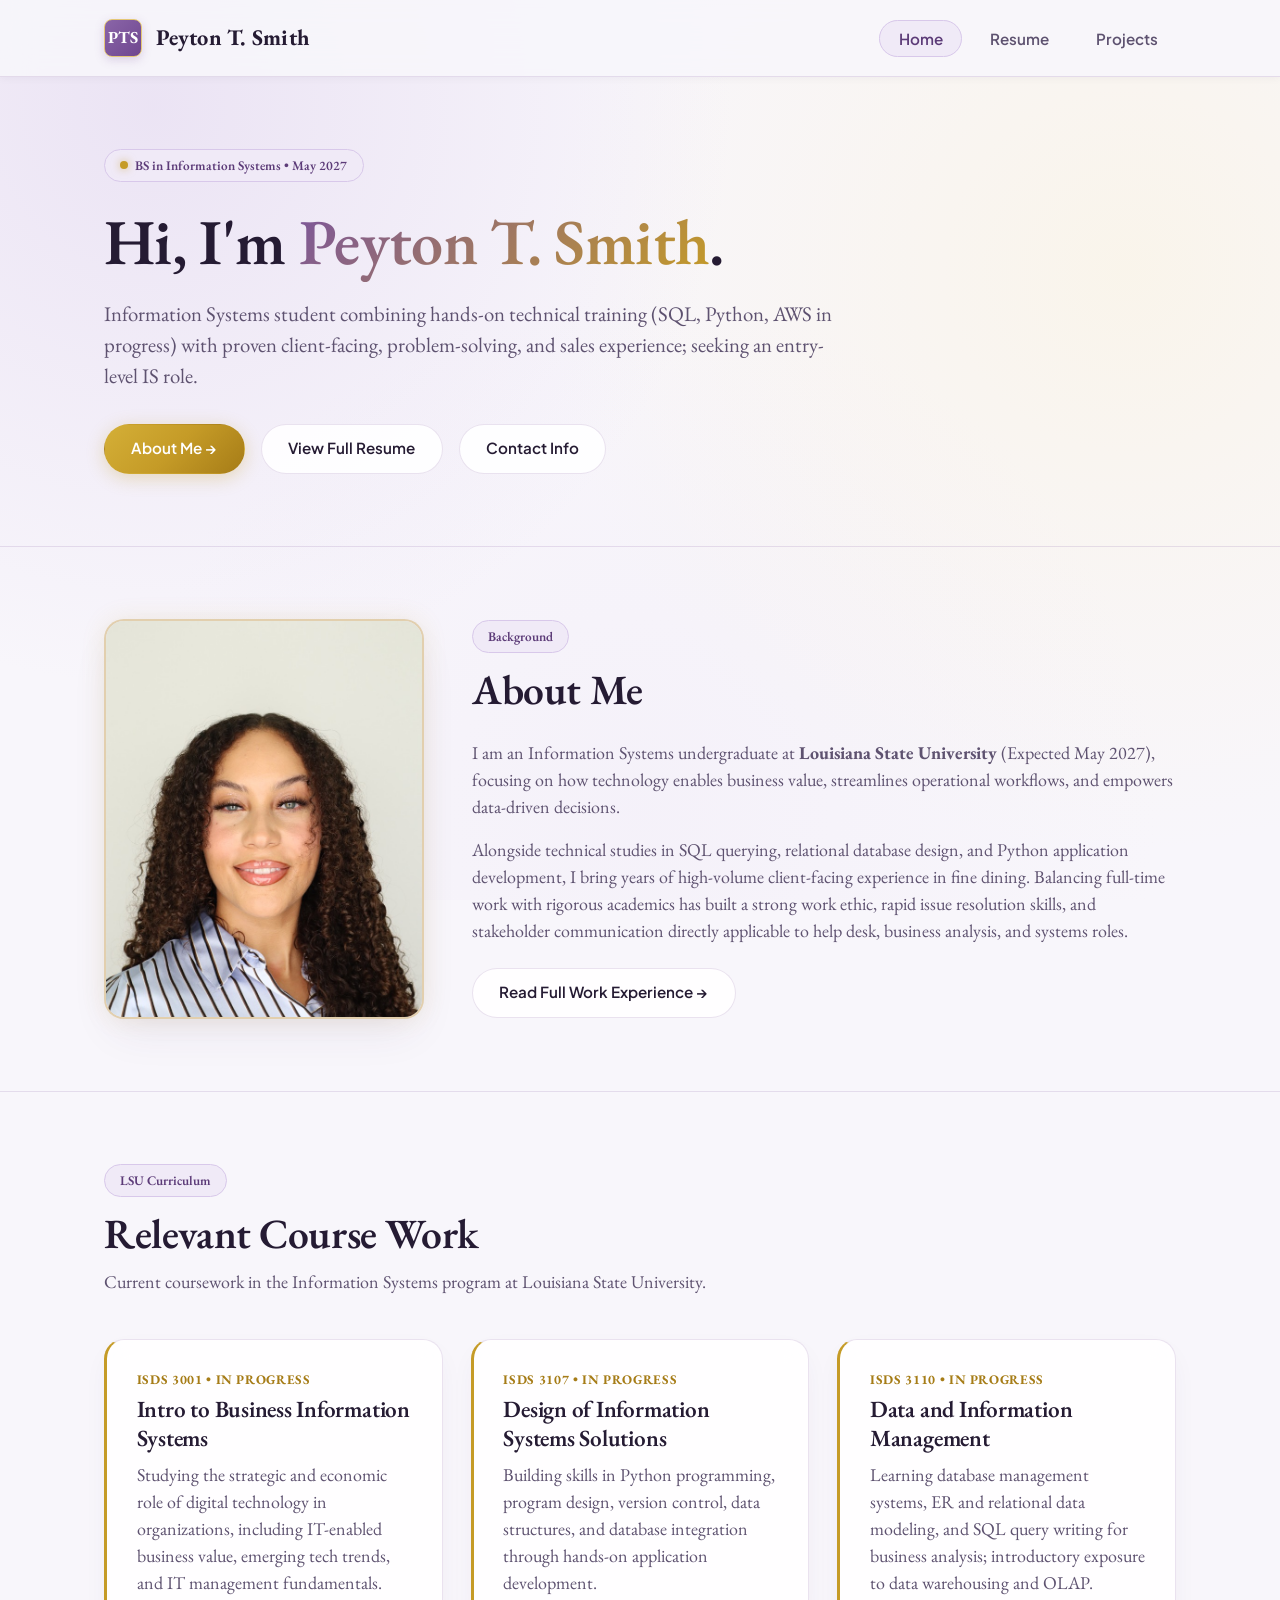
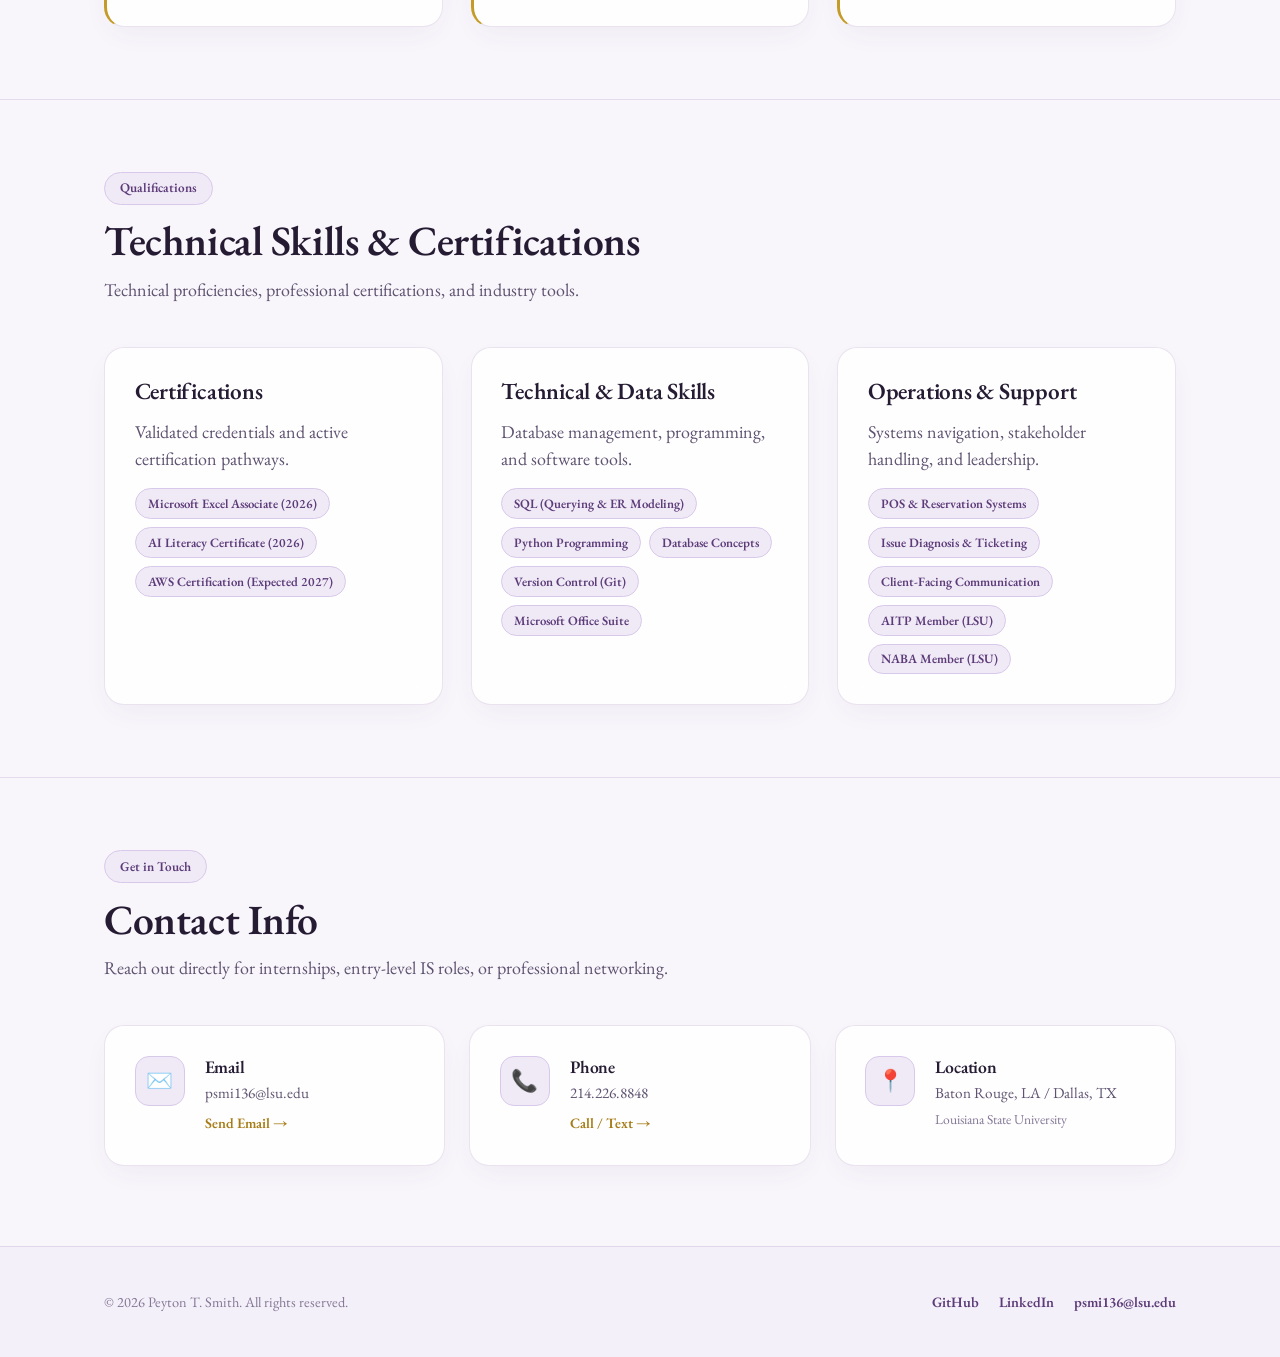
<file: index.html>
<!DOCTYPE html>
<html lang="en">
<head>
  <meta charset="UTF-8">
  <meta name="viewport" content="width=device-width, initial-scale=1.0">
  <meta name="description" content="Personal portfolio and website of Peyton T. Smith, Information Systems & Operations Student.">
  <title>Peyton T. Smith | Portfolio</title>
  <link rel="stylesheet" href="style.css">
</head>
<body>

  <!-- Navigation -->
  <header class="navbar">
    <div class="container nav-container">
      <a href="index.html" class="nav-brand" id="nav-brand-logo">
        <span class="brand-icon">PTS</span>
        <span>Peyton T. Smith</span>
      </a>
      <nav>
        <ul class="nav-menu">
          <li><a href="index.html" class="nav-link active" id="nav-home">Home</a></li>
          <li><a href="resume.html" class="nav-link" id="nav-resume">Resume</a></li>
          <li><a href="project.html" class="nav-link" id="nav-projects">Projects</a></li>
        </ul>
      </nav>
    </div>
  </header>

  <!-- Main Content -->
  <main>
    <!-- Hero Section -->
    <section class="section hero">
      <div class="container">
        <div class="badge">
          <span class="badge-status"></span>
          <span>BS in Information Systems &bull; May 2027</span>
        </div>
        
        <h1 style="margin-top: 1.25rem;">
          Hi, I'm <span class="gradient-text">Peyton T. Smith</span>.
        </h1>
        
        <p class="lead" style="margin-top: 1rem;">
          Information Systems student combining hands-on technical training (SQL, Python, AWS in progress) with proven client-facing, problem-solving, and sales experience; seeking an entry-level IS role.
        </p>

        <div class="btn-group" style="margin-top: 2rem;">
          <a href="#about" class="btn btn-primary" id="hero-btn-about">About Me &rarr;</a>
          <a href="resume.html" class="btn btn-secondary" id="hero-btn-resume">View Full Resume</a>
          <a href="#contact" class="btn btn-secondary" id="hero-btn-contact">Contact Info</a>
        </div>
      </div>
    </section>

    <!-- About Me Section with Headshot Photo -->
    <section class="section" id="about" style="border-top: 1px solid var(--border-subtle);">
      <div class="container">
        <div class="about-grid">
          
          <!-- Headshot Photo -->
          <div class="headshot-container">
            <div class="headshot-frame" id="headshot-frame">
              <img src="headshot.jpg?v=3" alt="Peyton T. Smith" class="headshot-img" id="headshot-img" width="682" height="1024" loading="eager" decoding="async">
            </div>
          </div>

          <!-- About Me Content -->
          <div>
            <div class="section-header" style="margin-bottom: 1.5rem;">
              <span class="badge" style="width: fit-content;">Background</span>
              <h2>About Me</h2>
            </div>
            <p style="margin-bottom: 1rem;">
              I am an Information Systems undergraduate at <strong>Louisiana State University</strong> (Expected May 2027), focusing on how technology enables business value, streamlines operational workflows, and empowers data-driven decisions.
            </p>
            <p style="margin-bottom: 1.5rem;">
              Alongside technical studies in SQL querying, relational database design, and Python application development, I bring years of high-volume client-facing experience in fine dining. Balancing full-time work with rigorous academics has built a strong work ethic, rapid issue resolution skills, and stakeholder communication directly applicable to help desk, business analysis, and systems roles.
            </p>
            <div class="btn-group">
              <a href="resume.html" class="btn btn-secondary">Read Full Work Experience &rarr;</a>
            </div>
          </div>

        </div>
      </div>
    </section>

    <!-- Relevant Course Work -->
    <section class="section" id="coursework" style="border-top: 1px solid var(--border-subtle);">
      <div class="container">
        <div class="section-header">
          <span class="badge" style="width: fit-content;">LSU Curriculum</span>
          <h2>Relevant Course Work</h2>
          <p>Current coursework in the Information Systems program at Louisiana State University.</p>
        </div>

        <div class="grid grid-cols-3">
          <div class="card course-card">
            <div class="course-code">ISDS 3001 &bull; In Progress</div>
            <h3 style="margin-bottom: 0.5rem;">Intro to Business Information Systems</h3>
            <p>Studying the strategic and economic role of digital technology in organizations, including IT-enabled business value, emerging tech trends, and IT management fundamentals.</p>
          </div>

          <div class="card course-card">
            <div class="course-code">ISDS 3107 &bull; In Progress</div>
            <h3 style="margin-bottom: 0.5rem;">Design of Information Systems Solutions</h3>
            <p>Building skills in Python programming, program design, version control, data structures, and database integration through hands-on application development.</p>
          </div>

          <div class="card course-card">
            <div class="course-code">ISDS 3110 &bull; In Progress</div>
            <h3 style="margin-bottom: 0.5rem;">Data and Information Management</h3>
            <p>Learning database management systems, ER and relational data modeling, and SQL query writing for business analysis; introductory exposure to data warehousing and OLAP.</p>
          </div>
        </div>
      </div>
    </section>

    <!-- Skills & Certifications Section -->
    <section class="section" id="skills" style="border-top: 1px solid var(--border-subtle);">
      <div class="container">
        <div class="section-header">
          <span class="badge" style="width: fit-content;">Qualifications</span>
          <h2>Technical Skills &amp; Certifications</h2>
          <p>Technical proficiencies, professional certifications, and industry tools.</p>
        </div>

        <div class="grid grid-cols-3">
          <div class="card">
            <h3 style="margin-bottom: 0.75rem;">Certifications</h3>
            <p>Validated credentials and active certification pathways.</p>
            <div class="tag-list">
              <span class="tag">Microsoft Excel Associate (2026)</span>
              <span class="tag">AI Literacy Certificate (2026)</span>
              <span class="tag">AWS Certification (Expected 2027)</span>
            </div>
          </div>

          <div class="card">
            <h3 style="margin-bottom: 0.75rem;">Technical &amp; Data Skills</h3>
            <p>Database management, programming, and software tools.</p>
            <div class="tag-list">
              <span class="tag">SQL (Querying &amp; ER Modeling)</span>
              <span class="tag">Python Programming</span>
              <span class="tag">Database Concepts</span>
              <span class="tag">Version Control (Git)</span>
              <span class="tag">Microsoft Office Suite</span>
            </div>
          </div>

          <div class="card">
            <h3 style="margin-bottom: 0.75rem;">Operations &amp; Support</h3>
            <p>Systems navigation, stakeholder handling, and leadership.</p>
            <div class="tag-list">
              <span class="tag">POS &amp; Reservation Systems</span>
              <span class="tag">Issue Diagnosis &amp; Ticketing</span>
              <span class="tag">Client-Facing Communication</span>
              <span class="tag">AITP Member (LSU)</span>
              <span class="tag">NABA Member (LSU)</span>
            </div>
          </div>
        </div>
      </div>
    </section>

    <!-- Contact Info Section -->
    <section class="section" id="contact" style="border-top: 1px solid var(--border-subtle); padding-bottom: 5rem;">
      <div class="container">
        <div class="section-header">
          <span class="badge" style="width: fit-content;">Get in Touch</span>
          <h2>Contact Info</h2>
          <p>Reach out directly for internships, entry-level IS roles, or professional networking.</p>
        </div>

        <div class="contact-grid">
          <a href="mailto:psmi136@lsu.edu" class="card contact-card" id="contact-email">
            <div class="contact-icon-box">✉️</div>
            <div>
              <h3 style="font-size: 1.1rem; margin-bottom: 0.25rem;">Email</h3>
              <p style="font-size: 0.95rem; color: var(--text-muted);">psmi136@lsu.edu</p>
              <span class="link-btn" style="margin-top: 0.5rem;">Send Email &rarr;</span>
            </div>
          </a>

          <a href="tel:2142268848" class="card contact-card" id="contact-phone">
            <div class="contact-icon-box">📞</div>
            <div>
              <h3 style="font-size: 1.1rem; margin-bottom: 0.25rem;">Phone</h3>
              <p style="font-size: 0.95rem; color: var(--text-muted);">214.226.8848</p>
              <span class="link-btn" style="margin-top: 0.5rem;">Call / Text &rarr;</span>
            </div>
          </a>

          <div class="card contact-card" id="contact-location">
            <div class="contact-icon-box">📍</div>
            <div>
              <h3 style="font-size: 1.1rem; margin-bottom: 0.25rem;">Location</h3>
              <p style="font-size: 0.95rem; color: var(--text-muted);">Baton Rouge, LA / Dallas, TX</p>
              <span style="font-size: 0.85rem; color: var(--text-dim);">Louisiana State University</span>
            </div>
          </div>
        </div>
      </div>
    </section>
  </main>

  <!-- Footer -->
  <footer>
    <div class="container footer-content">
      <div class="footer-copy">
        &copy; 2026 Peyton T. Smith. All rights reserved.
      </div>
      <div class="social-links">
        <a href="https://github.com/peytonsmith-geaux" target="_blank" rel="noopener noreferrer" class="social-link">GitHub</a>
        <a href="https://linkedin.com" target="_blank" rel="noopener noreferrer" class="social-link">LinkedIn</a>
        <a href="mailto:psmi136@lsu.edu" class="social-link">psmi136@lsu.edu</a>
      </div>
    </div>
  </footer>

</body>
</html>
</file>
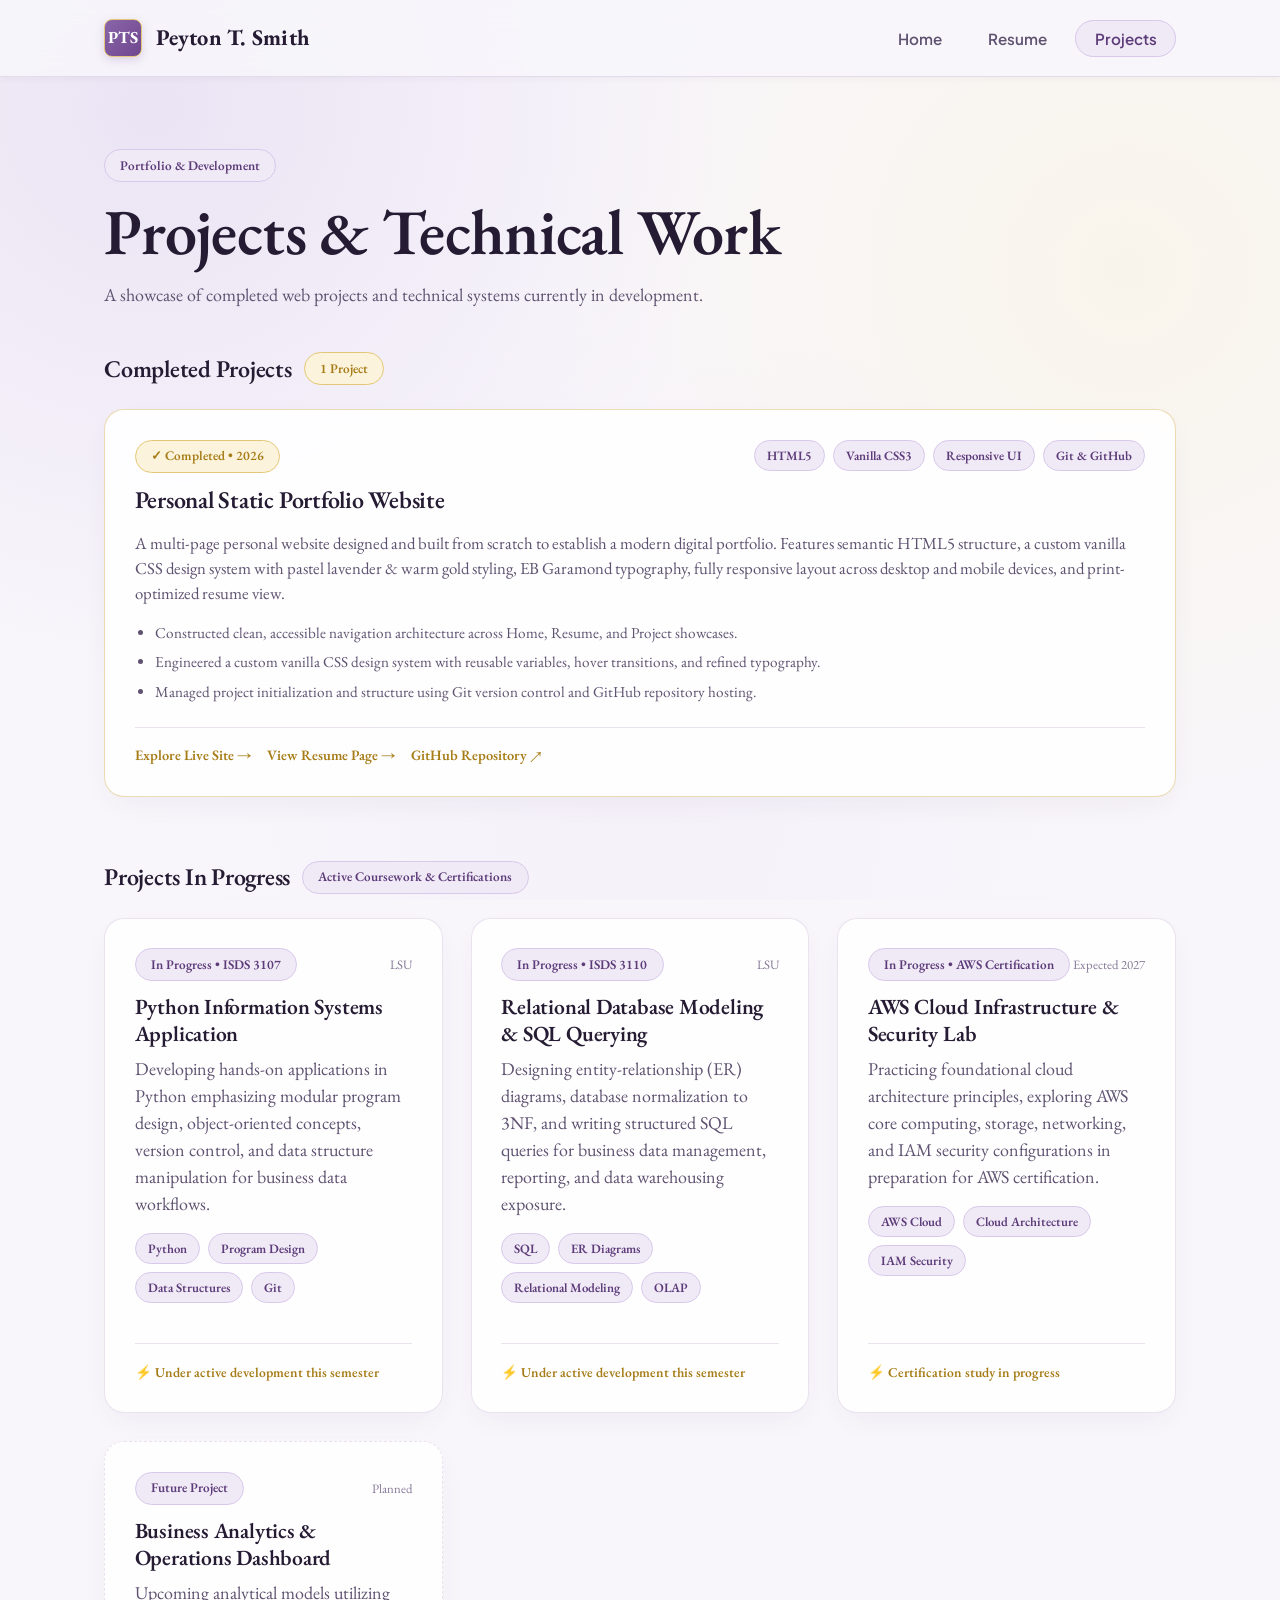
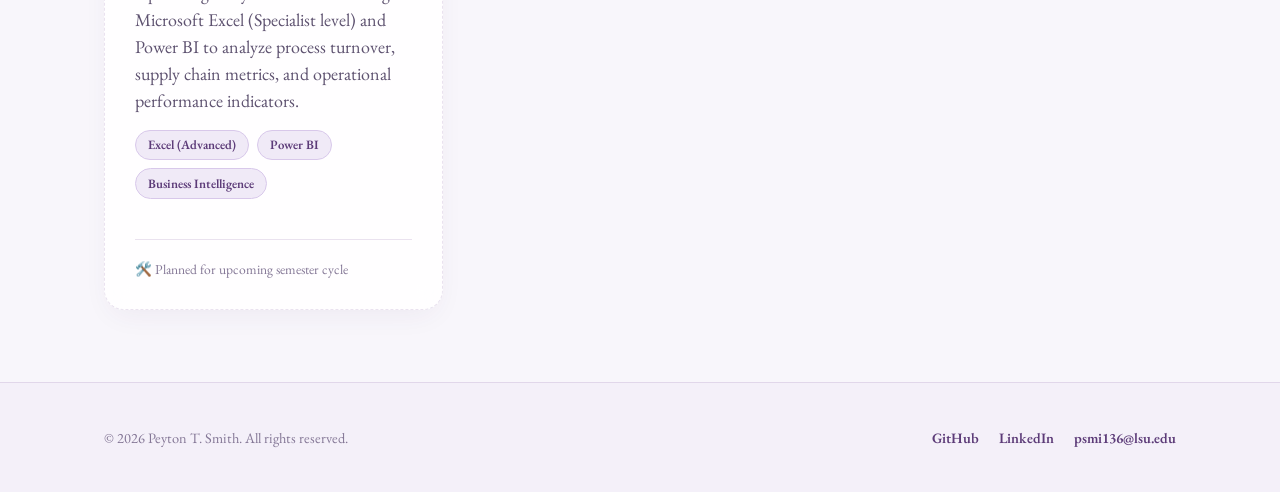
<file: project.html>
<!DOCTYPE html>
<html lang="en">

<head>
  <meta charset="UTF-8">
  <meta name="viewport" content="width=device-width, initial-scale=1.0">
  <meta name="description" content="Featured systems, operations, and technical projects by Peyton T. Smith.">
  <title>Peyton T. Smith | Projects</title>
  <link rel="stylesheet" href="style.css">
</head>

<body>

  <!-- Navigation -->
  <header class="navbar">
    <div class="container nav-container">
      <a href="index.html" class="nav-brand" id="nav-brand-logo">
        <span class="brand-icon">PTS</span>
        <span>Peyton T. Smith</span>
      </a>
      <nav>
        <ul class="nav-menu">
          <li><a href="index.html" class="nav-link" id="nav-home">Home</a></li>
          <li><a href="resume.html" class="nav-link" id="nav-resume">Resume</a></li>
          <li><a href="project.html" class="nav-link active" id="nav-projects">Projects</a></li>
        </ul>
      </nav>
    </div>
  </header>

  <!-- Main Content -->
  <main class="section">
    <div class="container">

      <!-- Section Header -->
      <div class="section-header">
        <span class="badge" style="width: fit-content;">Portfolio &amp; Development</span>
        <h1>Projects &amp; Technical Work</h1>
        <p>A showcase of completed web projects and technical systems currently in development.</p>
      </div>

      <!-- COMPLETED PROJECTS SECTION -->
      <div style="margin-bottom: 4rem;">
        <div style="display: flex; align-items: center; gap: 0.75rem; margin-bottom: 1.5rem;">
          <h2 style="font-size: 1.5rem;">Completed Projects</h2>
          <span class="badge badge-success">1 Project</span>
        </div>

        <div class="grid">
          <article class="card" style="border-color: var(--border-gold);">
            <div
              style="display: flex; justify-content: space-between; align-items: flex-start; flex-wrap: wrap; gap: 1rem; margin-bottom: 1rem;">
              <div>
                <span class="badge badge-success" style="margin-bottom: 0.5rem;">✓ Completed &bull; 2026</span>
                <h3 style="font-size: 1.5rem; margin-top: 0.25rem;">Personal Static Portfolio Website</h3>
              </div>
              <div class="tag-list" style="margin-top: 0;">
                <span class="tag">HTML5</span>
                <span class="tag">Vanilla CSS3</span>
                <span class="tag">Responsive UI</span>
                <span class="tag">Git &amp; GitHub</span>
              </div>
            </div>

            <p style="margin-bottom: 1rem; font-size: 1.05rem;">
              A multi-page personal website designed and built from scratch to establish a modern digital portfolio.
              Features semantic HTML5 structure, a custom vanilla CSS design system with pastel lavender &amp; warm gold
              styling, EB Garamond typography, fully responsive layout across desktop and mobile devices, and
              print-optimized resume view.
            </p>

            <ul
              style="padding-left: 1.25rem; color: var(--text-muted); font-size: 0.95rem; margin-bottom: 1.5rem; display: flex; flex-direction: column; gap: 0.4rem;">
              <li>Constructed clean, accessible navigation architecture across Home, Resume, and Project showcases.</li>
              <li>Engineered a custom vanilla CSS design system with reusable variables, hover transitions, and refined
                typography.</li>
              <li>Managed project initialization and structure using Git version control and GitHub repository hosting.
              </li>
            </ul>

            <div class="project-links" style="margin-top: 0; padding-top: 1rem;">
              <a href="index.html" class="link-btn">Explore Live Site &rarr;</a>
              <a href="resume.html" class="link-btn">View Resume Page &rarr;</a>
              <a href="https://github.com/peytonsmith-geaux/peyton-smith" target="_blank" rel="noopener noreferrer"
                class="link-btn">GitHub Repository &nearr;</a>
            </div>
          </article>
        </div>
      </div>

      <!-- IN-PROGRESS PROJECTS SECTION -->
      <div>
        <div style="display: flex; align-items: center; gap: 0.75rem; margin-bottom: 1.5rem;">
          <h2 style="font-size: 1.5rem;">Projects In Progress</h2>
          <span class="badge badge-info">Active Coursework &amp; Certifications</span>
        </div>

        <div class="grid grid-cols-2">

          <!-- Project 1: Python App (ISDS 3107) -->
          <article class="card project-card">
            <div class="project-meta">
              <div style="display: flex; justify-content: space-between; align-items: center; margin-bottom: 0.75rem;">
                <span class="badge badge-info">In Progress &bull; ISDS 3107</span>
                <span style="font-size: 0.8rem; color: var(--text-dim);">LSU</span>
              </div>
              <h3 class="project-title">Python Information Systems Application</h3>
              <p>
                Developing hands-on applications in Python emphasizing modular program design, object-oriented concepts,
                version control, and data structure manipulation for business data workflows.
              </p>
              <div class="tag-list">
                <span class="tag">Python</span>
                <span class="tag">Program Design</span>
                <span class="tag">Data Structures</span>
                <span class="tag">Git</span>
              </div>
            </div>
            <div class="project-links">
              <span style="font-size: 0.85rem; color: var(--gold-dark); font-weight: 600;">⚡ Under active development
                this
                semester</span>
            </div>
          </article>

          <!-- Project 2: Database & SQL (ISDS 3110) -->
          <article class="card project-card">
            <div class="project-meta">
              <div style="display: flex; justify-content: space-between; align-items: center; margin-bottom: 0.75rem;">
                <span class="badge badge-info">In Progress &bull; ISDS 3110</span>
                <span style="font-size: 0.8rem; color: var(--text-dim);">LSU</span>
              </div>
              <h3 class="project-title">Relational Database Modeling &amp; SQL Querying</h3>
              <p>
                Designing entity-relationship (ER) diagrams, database normalization to 3NF, and writing structured SQL
                queries for business data management, reporting, and data warehousing exposure.
              </p>
              <div class="tag-list">
                <span class="tag">SQL</span>
                <span class="tag">ER Diagrams</span>
                <span class="tag">Relational Modeling</span>
                <span class="tag">OLAP</span>
              </div>
            </div>
            <div class="project-links">
              <span style="font-size: 0.85rem; color: var(--gold-dark); font-weight: 600;">⚡ Under active development
                this
                semester</span>
            </div>
          </article>

          <!-- Project 3: AWS Cloud Architecture -->
          <article class="card project-card">
            <div class="project-meta">
              <div style="display: flex; justify-content: space-between; align-items: center; margin-bottom: 0.75rem;">
                <span class="badge badge-info">In Progress &bull; AWS Certification</span>
                <span style="font-size: 0.8rem; color: var(--text-dim);">Expected 2027</span>
              </div>
              <h3 class="project-title">AWS Cloud Infrastructure &amp; Security Lab</h3>
              <p>
                Practicing foundational cloud architecture principles, exploring AWS core computing, storage,
                networking, and IAM security configurations in preparation for AWS certification.
              </p>
              <div class="tag-list">
                <span class="tag">AWS Cloud</span>
                <span class="tag">Cloud Architecture</span>
                <span class="tag">IAM Security</span>
              </div>
            </div>
            <div class="project-links">
              <span style="font-size: 0.85rem; color: var(--gold-dark); font-weight: 600;">⚡ Certification study in
                progress</span>
            </div>
          </article>

          <!-- Project 4: Upcoming Dashboards -->
          <article class="card project-card" style="border-style: dashed;">
            <div class="project-meta">
              <div style="display: flex; justify-content: space-between; align-items: center; margin-bottom: 0.75rem;">
                <span class="badge">Future Project</span>
                <span style="font-size: 0.8rem; color: var(--text-dim);">Planned</span>
              </div>
              <h3 class="project-title">Business Analytics &amp; Operations Dashboard</h3>
              <p>
                Upcoming analytical models utilizing Microsoft Excel (Specialist level) and Power BI to analyze process
                turnover, supply chain metrics, and operational performance indicators.
              </p>
              <div class="tag-list">
                <span class="tag">Excel (Advanced)</span>
                <span class="tag">Power BI</span>
                <span class="tag">Business Intelligence</span>
              </div>
            </div>
            <div class="project-links">
              <span style="font-size: 0.85rem; color: var(--text-dim);">🛠️ Planned for upcoming semester cycle</span>
            </div>
          </article>

        </div>
      </div>

    </div>
  </main>

  <!-- Footer -->
  <footer>
    <div class="container footer-content">
      <div class="footer-copy">
        &copy; 2026 Peyton T. Smith. All rights reserved.
      </div>
      <div class="social-links">
        <a href="https://github.com/peytonsmith-geaux" target="_blank" rel="noopener noreferrer"
          class="social-link">GitHub</a>
        <a href="https://linkedin.com" target="_blank" rel="noopener noreferrer" class="social-link">LinkedIn</a>
        <a href="mailto:psmi136@lsu.edu" class="social-link">psmi136@lsu.edu</a>
      </div>
    </div>
  </footer>

</body>

</html>
</file>
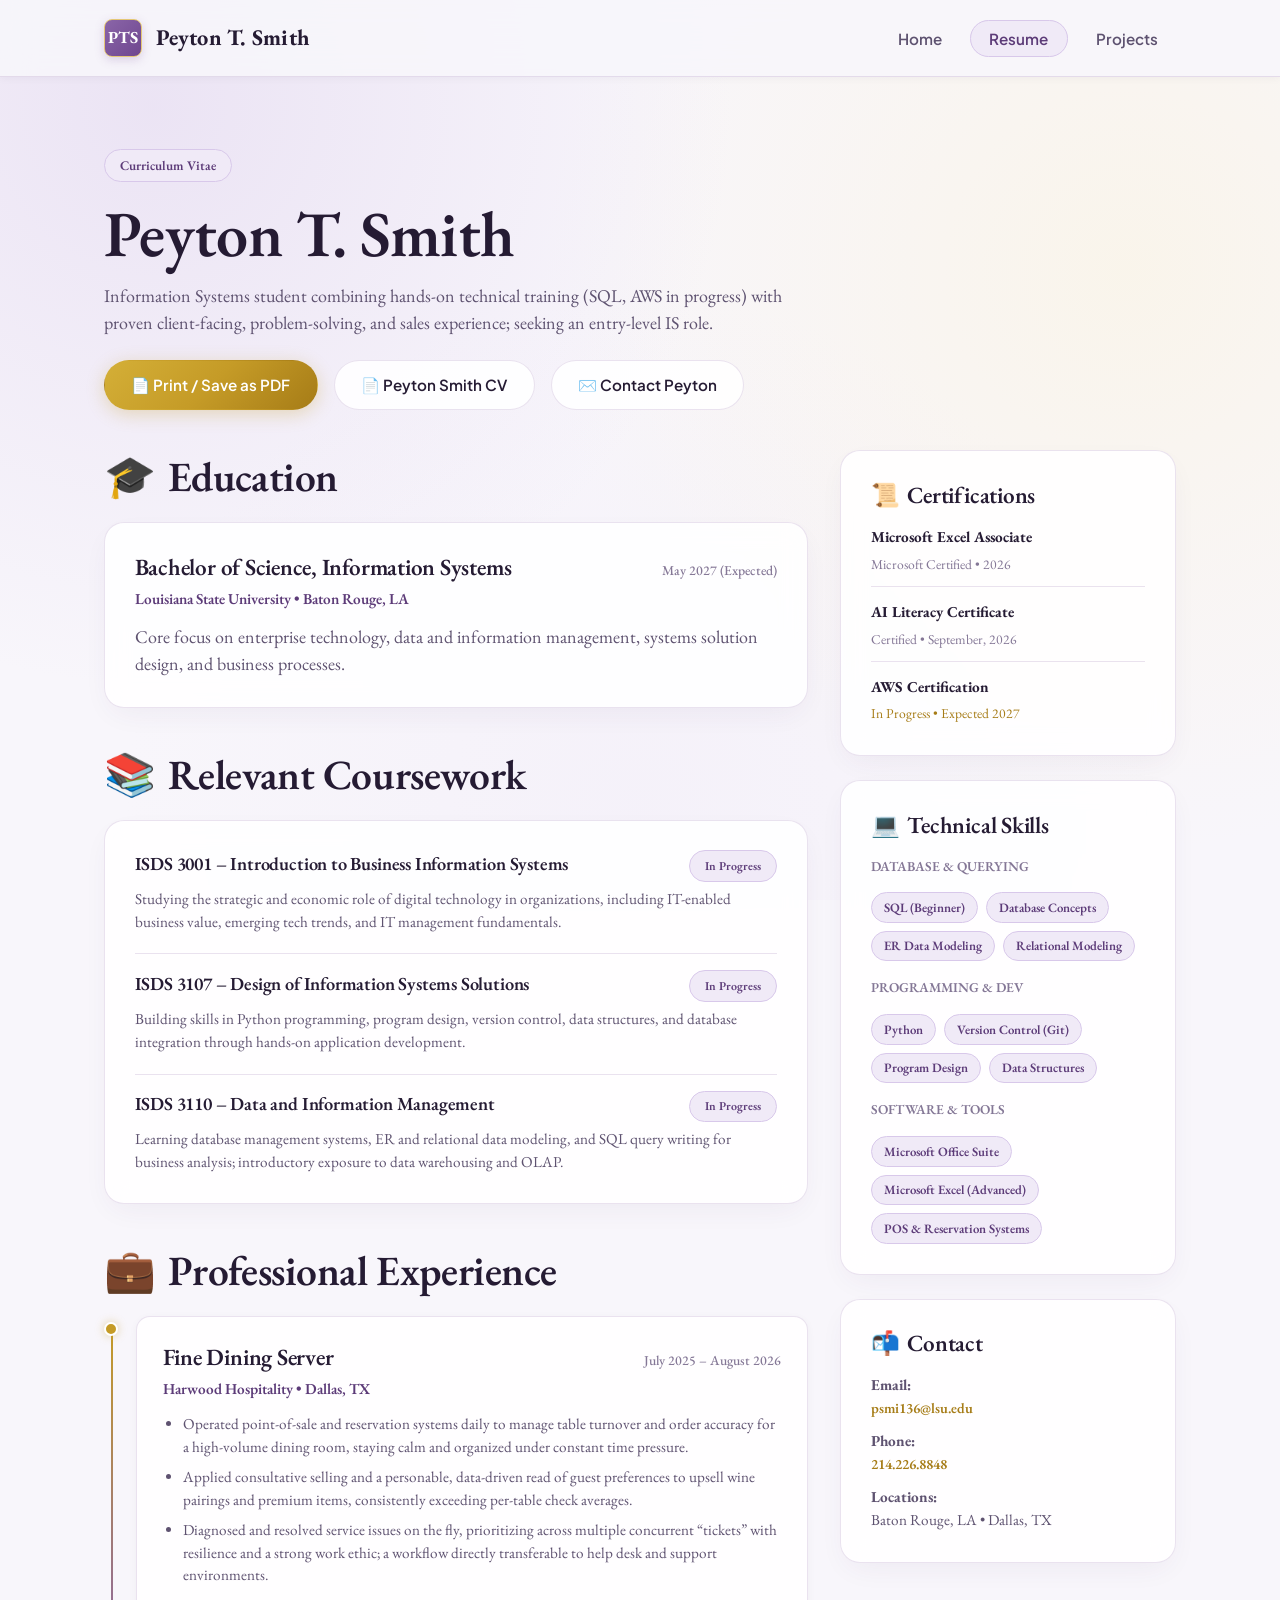
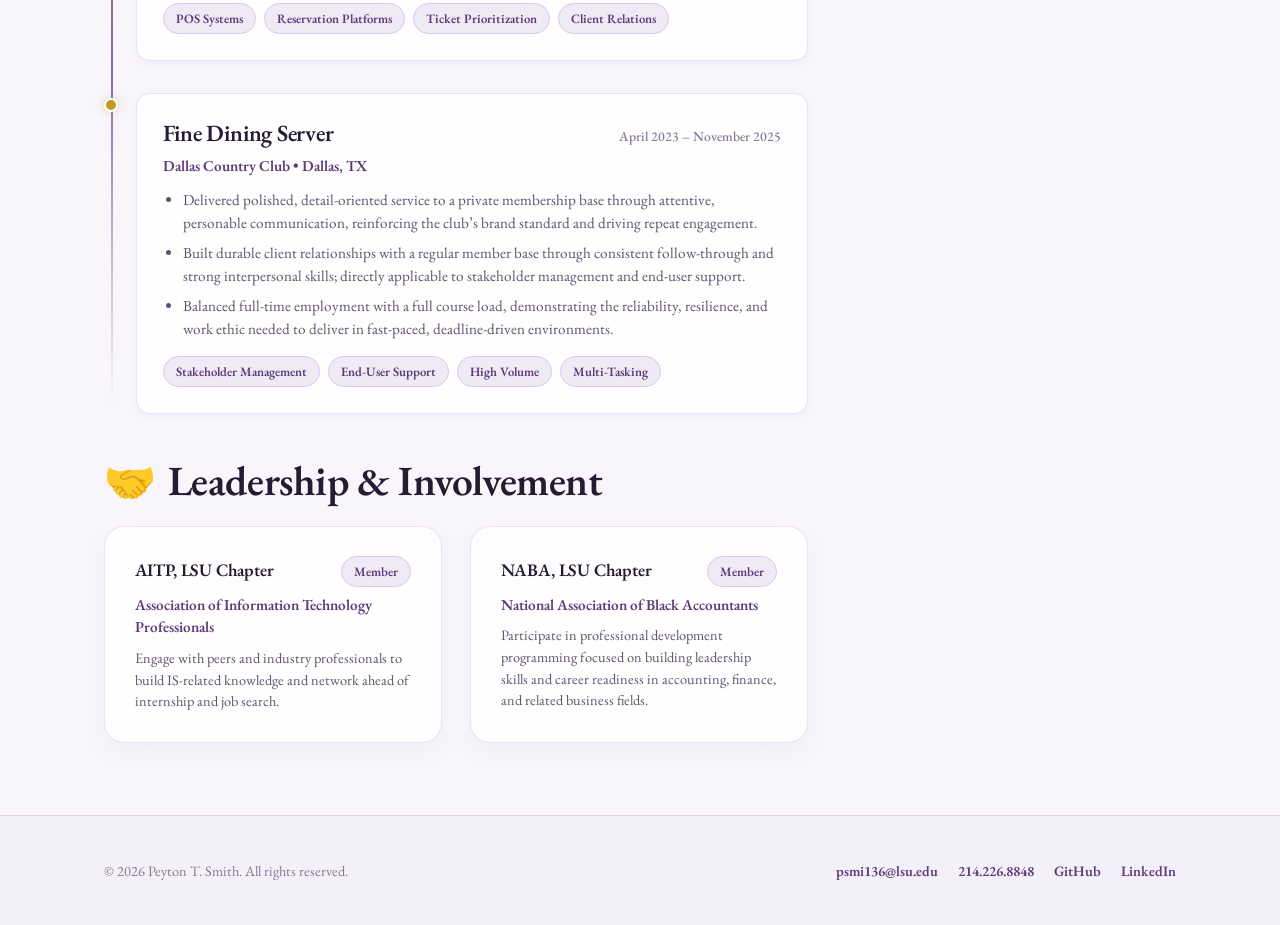
<file: resume.html>
<!DOCTYPE html>
<html lang="en">

<head>
  <meta charset="UTF-8">
  <meta name="viewport" content="width=device-width, initial-scale=1.0">
  <meta name="description"
    content="Resume and professional credentials, education, technical skills, and experience of Peyton T. Smith.">
  <title>Peyton T. Smith | Resume</title>
  <link rel="stylesheet" href="style.css">
</head>

<body>

  <!-- Navigation -->
  <header class="navbar">
    <div class="container nav-container">
      <a href="index.html" class="nav-brand" id="nav-brand-logo">
        <span class="brand-icon">PTS</span>
        <span>Peyton T. Smith</span>
      </a>
      <nav>
        <ul class="nav-menu">
          <li><a href="index.html" class="nav-link" id="nav-home">Home</a></li>
          <li><a href="resume.html" class="nav-link active" id="nav-resume">Resume</a></li>
          <li><a href="project.html" class="nav-link" id="nav-projects">Projects</a></li>
        </ul>
      </nav>
    </div>
  </header>

  <!-- Main Content -->
  <main class="section">
    <div class="container">

      <!-- Header / Actions -->
      <div
        style="display: flex; justify-content: space-between; align-items: flex-start; flex-wrap: wrap; gap: 1.5rem; margin-bottom: 2.5rem;">
        <div>
          <span class="badge">Curriculum Vitae</span>
          <h1 style="margin-top: 0.75rem;">Peyton T. Smith</h1>
          <p style="max-width: 720px; margin-top: 0.5rem; color: var(--text-muted);">
            Information Systems student combining hands-on technical training (SQL, AWS in progress) with proven
            client-facing, problem-solving, and sales experience; seeking an entry-level IS role.
          </p>
        </div>
        <div class="btn-group">
          <a href="Peyton_Smith_CV.pdf" target="_blank" class="btn btn-primary" id="btn-print-resume" title="Open Peyton Smith CV to view, print, or save">
            📄 Print / Save as PDF
          </a>
          <a href="Peyton_Smith_CV.pdf" target="_blank" class="btn btn-secondary" id="btn-download-resume-cv" title="View Peyton Smith CV (PDF)">
            📄 Peyton Smith CV
          </a>
          <a href="mailto:psmi136@lsu.edu" class="btn btn-secondary">
            ✉️ Contact Peyton
          </a>
        </div>
      </div>

      <div class="grid grid-cols-3" style="align-items: start; gap: 2rem;">

        <!-- Left 2 Cols: Experience, Education, Coursework, Leadership -->
        <div style="grid-column: span 2; display: flex; flex-direction: column; gap: 2.5rem;">

          <!-- Education Section -->
          <div>
            <h2 style="margin-bottom: 1.25rem; display: flex; align-items: center; gap: 0.75rem;">
              <span>🎓</span> Education
            </h2>
            <div class="card">
              <div class="meta-row">
                <h3>Bachelor of Science, Information Systems</h3>
                <span class="meta-date">May 2027 (Expected)</span>
              </div>
              <div class="meta-org">Louisiana State University &bull; Baton Rouge, LA</div>
              <p style="margin-top: 0.75rem;">
                Core focus on enterprise technology, data and information management, systems solution design, and
                business processes.
              </p>
            </div>
          </div>

          <!-- Relevant Coursework Section -->
          <div>
            <h2 style="margin-bottom: 1.25rem; display: flex; align-items: center; gap: 0.75rem;">
              <span>📚</span> Relevant Coursework
            </h2>
            <div class="card" style="display: flex; flex-direction: column; gap: 1.25rem;">
              <div>
                <div class="meta-row">
                  <h3 style="font-size: 1.15rem;">ISDS 3001 &ndash; Introduction to Business Information Systems</h3>
                  <span class="badge" style="font-size: 0.75rem;">In Progress</span>
                </div>
                <p style="font-size: 0.95rem; margin-top: 0.35rem;">
                  Studying the strategic and economic role of digital technology in organizations, including IT-enabled
                  business value, emerging tech trends, and IT management fundamentals.
                </p>
              </div>

              <div style="border-top: 1px solid var(--border-subtle); padding-top: 1rem;">
                <div class="meta-row">
                  <h3 style="font-size: 1.15rem;">ISDS 3107 &ndash; Design of Information Systems Solutions</h3>
                  <span class="badge" style="font-size: 0.75rem;">In Progress</span>
                </div>
                <p style="font-size: 0.95rem; margin-top: 0.35rem;">
                  Building skills in Python programming, program design, version control, data structures, and database
                  integration through hands-on application development.
                </p>
              </div>

              <div style="border-top: 1px solid var(--border-subtle); padding-top: 1rem;">
                <div class="meta-row">
                  <h3 style="font-size: 1.15rem;">ISDS 3110 &ndash; Data and Information Management</h3>
                  <span class="badge" style="font-size: 0.75rem;">In Progress</span>
                </div>
                <p style="font-size: 0.95rem; margin-top: 0.35rem;">
                  Learning database management systems, ER and relational data modeling, and SQL query writing for
                  business analysis; introductory exposure to data warehousing and OLAP.
                </p>
              </div>
            </div>
          </div>

          <!-- Professional Experience Section -->
          <div>
            <h2 style="margin-bottom: 1.25rem; display: flex; align-items: center; gap: 0.75rem;">
              <span>💼</span> Professional Experience
            </h2>
            <div class="timeline">

              <!-- Harwood Hospitality -->
              <div class="timeline-item">
                <div class="timeline-dot"></div>
                <div class="timeline-content">
                  <div class="meta-row">
                    <h3>Fine Dining Server</h3>
                    <span class="meta-date">July 2025 &ndash; August 2026</span>
                  </div>
                  <div class="meta-org">Harwood Hospitality &bull; Dallas, TX</div>
                  <ul
                    style="margin-top: 0.75rem; padding-left: 1.25rem; color: var(--text-muted); font-size: 0.95rem; display: flex; flex-direction: column; gap: 0.45rem;">
                    <li>Operated point-of-sale and reservation systems daily to manage table turnover and order accuracy
                      for a high-volume dining room, staying calm and organized under constant time pressure.</li>
                    <li>Applied consultative selling and a personable, data-driven read of guest preferences to upsell
                      wine pairings and premium items, consistently exceeding per-table check averages.</li>
                    <li>Diagnosed and resolved service issues on the fly, prioritizing across multiple concurrent
                      &ldquo;tickets&rdquo; with resilience and a strong work ethic; a workflow directly transferable to
                      help desk and support environments.</li>
                  </ul>
                  <div class="tag-list">
                    <span class="tag">POS Systems</span>
                    <span class="tag">Reservation Platforms</span>
                    <span class="tag">Ticket Prioritization</span>
                    <span class="tag">Client Relations</span>
                  </div>
                </div>
              </div>

              <!-- Dallas Country Club -->
              <div class="timeline-item">
                <div class="timeline-dot"></div>
                <div class="timeline-content">
                  <div class="meta-row">
                    <h3>Fine Dining Server</h3>
                    <span class="meta-date">April 2023 &ndash; November 2025</span>
                  </div>
                  <div class="meta-org">Dallas Country Club &bull; Dallas, TX</div>
                  <ul
                    style="margin-top: 0.75rem; padding-left: 1.25rem; color: var(--text-muted); font-size: 0.95rem; display: flex; flex-direction: column; gap: 0.45rem;">
                    <li>Delivered polished, detail-oriented service to a private membership base through attentive,
                      personable communication, reinforcing the club&rsquo;s brand standard and driving repeat
                      engagement.</li>
                    <li>Built durable client relationships with a regular member base through consistent follow-through
                      and strong interpersonal skills; directly applicable to stakeholder management and end-user
                      support.</li>
                    <li>Balanced full-time employment with a full course load, demonstrating the reliability,
                      resilience, and work ethic needed to deliver in fast-paced, deadline-driven environments.</li>
                  </ul>
                  <div class="tag-list">
                    <span class="tag">Stakeholder Management</span>
                    <span class="tag">End-User Support</span>
                    <span class="tag">High Volume</span>
                    <span class="tag">Multi-Tasking</span>
                  </div>
                </div>
              </div>

            </div>
          </div>

          <!-- Leadership & Involvement Section -->
          <div>
            <h2 style="margin-bottom: 1.25rem; display: flex; align-items: center; gap: 0.75rem;">
              <span>🤝</span> Leadership &amp; Involvement
            </h2>
            <div class="grid grid-cols-2">
              <div class="card">
                <div class="meta-row">
                  <h3 style="font-size: 1.1rem;">AITP, LSU Chapter</h3>
                  <span class="tag">Member</span>
                </div>
                <div class="meta-org" style="margin-bottom: 0.5rem;">Association of Information Technology Professionals
                </div>
                <p style="font-size: 0.9rem;">
                  Engage with peers and industry professionals to build IS-related knowledge and network ahead of
                  internship and job search.
                </p>
              </div>

              <div class="card">
                <div class="meta-row">
                  <h3 style="font-size: 1.1rem;">NABA, LSU Chapter</h3>
                  <span class="tag">Member</span>
                </div>
                <div class="meta-org" style="margin-bottom: 0.5rem;">National Association of Black Accountants</div>
                <p style="font-size: 0.9rem;">
                  Participate in professional development programming focused on building leadership skills and career
                  readiness in accounting, finance, and related business fields.
                </p>
              </div>
            </div>
          </div>

        </div>

        <!-- Right Column: Skills, Certifications & Contact Sidebar -->
        <div style="display: flex; flex-direction: column; gap: 1.5rem;">

          <!-- Certifications Card -->
          <div class="card">
            <h3 style="margin-bottom: 1rem; display: flex; align-items: center; gap: 0.5rem;">
              <span>📜</span> Certifications
            </h3>
            <ul style="list-style: none; display: flex; flex-direction: column; gap: 0.85rem;">
              <li style="border-bottom: 1px solid var(--border-subtle); padding-bottom: 0.65rem;">
                <strong style="display: block; font-size: 0.95rem; color: var(--text-main);">Microsoft Excel
                  Associate</strong>
                <span style="font-size: 0.85rem; color: var(--text-dim);">Microsoft Certified &bull; 2026</span>
              </li>
              <li style="border-bottom: 1px solid var(--border-subtle); padding-bottom: 0.65rem;">
                <strong style="display: block; font-size: 0.95rem; color: var(--text-main);">AI Literacy
                  Certificate</strong>
                <span style="font-size: 0.85rem; color: var(--text-dim);">Certified &bull; September, 2026</span>
              </li>
              <li>
                <strong style="display: block; font-size: 0.95rem; color: var(--text-main);">AWS Certification</strong>
                <span style="font-size: 0.85rem; color: var(--accent-cyan);">In Progress &bull; Expected 2027</span>
              </li>
            </ul>
          </div>

          <!-- Technical Skills Card -->
          <div class="card">
            <h3 style="margin-bottom: 1rem; display: flex; align-items: center; gap: 0.5rem;">
              <span>💻</span> Technical Skills
            </h3>
            <div style="margin-bottom: 1rem;">
              <span
                style="font-size: 0.85rem; font-weight: 600; color: var(--text-dim); text-transform: uppercase; display: block; margin-bottom: 0.4rem;">Database
                &amp; Querying</span>
              <div class="tag-list">
                <span class="tag">SQL (Beginner)</span>
                <span class="tag">Database Concepts</span>
                <span class="tag">ER Data Modeling</span>
                <span class="tag">Relational Modeling</span>
              </div>
            </div>

            <div style="margin-bottom: 1rem;">
              <span
                style="font-size: 0.85rem; font-weight: 600; color: var(--text-dim); text-transform: uppercase; display: block; margin-bottom: 0.4rem;">Programming
                &amp; Dev</span>
              <div class="tag-list">
                <span class="tag">Python</span>
                <span class="tag">Version Control (Git)</span>
                <span class="tag">Program Design</span>
                <span class="tag">Data Structures</span>
              </div>
            </div>

            <div>
              <span
                style="font-size: 0.85rem; font-weight: 600; color: var(--text-dim); text-transform: uppercase; display: block; margin-bottom: 0.4rem;">Software
                &amp; Tools</span>
              <div class="tag-list">
                <span class="tag">Microsoft Office Suite</span>
                <span class="tag">Microsoft Excel (Advanced)</span>
                <span class="tag">POS &amp; Reservation Systems</span>
              </div>
            </div>
          </div>

          <!-- Contact Information Card -->
          <div class="card">
            <h3 style="margin-bottom: 1rem; display: flex; align-items: center; gap: 0.5rem;">
              <span>📬</span> Contact
            </h3>
            <p style="font-size: 0.95rem; margin-bottom: 0.65rem;">
              <strong>Email:</strong><br>
              <a href="mailto:psmi136@lsu.edu" class="link-btn">psmi136@lsu.edu</a>
            </p>
            <p style="font-size: 0.95rem; margin-bottom: 0.65rem;">
              <strong>Phone:</strong><br>
              <a href="tel:2142268848" class="link-btn">214.226.8848</a>
            </p>
            <p style="font-size: 0.95rem;">
              <strong>Locations:</strong><br>
              <span style="color: var(--text-muted);">Baton Rouge, LA &bull; Dallas, TX</span>
            </p>
          </div>

        </div>

      </div>

    </div>
  </main>

  <!-- Footer -->
  <footer>
    <div class="container footer-content">
      <div class="footer-copy">
        &copy; 2026 Peyton T. Smith. All rights reserved.
      </div>
      <div class="social-links">
        <a href="mailto:psmi136@lsu.edu" class="social-link">psmi136@lsu.edu</a>
        <a href="tel:2142268848" class="social-link">214.226.8848</a>
        <a href="https://github.com/peytonsmith-geaux" target="_blank" rel="noopener noreferrer"
          class="social-link">GitHub</a>
        <a href="https://linkedin.com" target="_blank" rel="noopener noreferrer" class="social-link">LinkedIn</a>
      </div>
    </div>
  </footer>

</body>

</html>
</file>
<file: style.css>
/* ==========================================================================
   PEYTON T. SMITH - PERSONAL WEBSITE DESIGN SYSTEM
   Theme: Pastel Lavenders & Warm Gold | Typography: EB Garamond
   ========================================================================== */

@import url('https://fonts.googleapis.com/css2?family=EB+Garamond:ital,wght@0,400..800;1,400..800&family=Plus+Jakarta+Sans:wght@400;500;600;700&display=swap');

:root {
  /* Core Color Palette: Pastels, Lavenders, and Gold */
  --bg-main: #f8f6fb;
  --bg-card: rgba(255, 255, 255, 0.88);
  --bg-card-hover: #ffffff;
  --bg-surface: #f2edf8;
  --bg-subtle: rgba(138, 101, 168, 0.06);

  --border-subtle: rgba(138, 101, 168, 0.18);
  --border-hover: rgba(197, 155, 39, 0.5);
  --border-gold: rgba(197, 155, 39, 0.35);

  --text-main: #251b33;
  --text-muted: #5e5270;
  --text-dim: #847796;

  /* Lavenders */
  --lavender-light: #f0eaf7;
  --lavender-soft: #d8c8ea;
  --lavender-primary: #8a65a8;
  --lavender-dark: #5c3b78;

  /* Golds */
  --gold-primary: #c59b27;
  --gold-dark: #a67c17;
  --gold-light: #fbf3db;
  --gold-soft: #e4c776;
  --accent-cyan: var(--gold-dark);

  /* Gradients */
  --gold-gradient: linear-gradient(135deg, #d4af37 0%, #c59b27 50%, #a67c17 100%);
  --lavender-gradient: linear-gradient(135deg, #8a65a8 0%, #6f478f 100%);
  --lavender-gold-gradient: linear-gradient(135deg, #7b559b 0%, #c59b27 100%);
  --pastel-gradient-subtle: linear-gradient(135deg, rgba(216, 200, 234, 0.4), rgba(251, 243, 219, 0.5));

  /* Shadows */
  --shadow-sm: 0 2px 8px rgba(37, 27, 51, 0.04);
  --shadow-md: 0 10px 30px -8px rgba(65, 45, 95, 0.07);
  --shadow-lg: 0 20px 45px -12px rgba(65, 45, 95, 0.1);
  --shadow-gold-glow: 0 0 25px rgba(197, 155, 39, 0.2);

  /* Typography */
  --font-serif: 'EB Garamond', Garamond, 'Times New Roman', serif;
  --font-sans: 'Plus Jakarta Sans', -apple-system, BlinkMacSystemFont, sans-serif;

  /* Layout & Radii */
  --radius-sm: 8px;
  --radius-md: 14px;
  --radius-lg: 20px;
  --radius-full: 9999px;
  --container-max: 1120px;
  --transition: all 0.25s cubic-bezier(0.16, 1, 0.3, 1);
}

/* Global Reset */
*, *::before, *::after {
  box-sizing: border-box;
  margin: 0;
  padding: 0;
}

html {
  scroll-behavior: smooth;
  color-scheme: light;
}

body {
  background-color: var(--bg-main);
  color: var(--text-main);
  font-family: var(--font-serif);
  font-size: 1.125rem;
  line-height: 1.5;
  min-height: 100vh;
  display: flex;
  flex-direction: column;
  background-image: 
    radial-gradient(circle at 12% 12%, rgba(216, 200, 234, 0.4) 0%, transparent 42%),
    radial-gradient(circle at 88% 30%, rgba(251, 243, 219, 0.5) 0%, transparent 45%),
    radial-gradient(circle at 50% 90%, rgba(240, 234, 247, 0.4) 0%, transparent 50%);
  background-attachment: fixed;
}

/* Typography with Garamond Headings & Text */
h1, h2, h3, h4, h5, h6 {
  font-family: var(--font-serif);
  font-weight: 600;
  color: var(--text-main);
  line-height: 1.25;
  letter-spacing: -0.01em;
}

h1 { font-size: clamp(2.6rem, 5.5vw, 4rem); }
h2 { font-size: clamp(2rem, 3.8vw, 2.6rem); }
h3 { font-size: 1.45rem; }

p {
  color: var(--text-muted);
  font-family: var(--font-serif);
  font-size: 1.125rem;
  line-height: 1.5;
}

a {
  color: inherit;
  text-decoration: none;
  transition: var(--transition);
}

/* Container */
.container {
  width: 100%;
  max-width: var(--container-max);
  margin-left: auto;
  margin-right: auto;
  padding-left: 1.5rem;
  padding-right: 1.5rem;
}

/* Navigation */
.navbar {
  position: sticky;
  top: 0;
  z-index: 100;
  backdrop-filter: blur(16px);
  -webkit-backdrop-filter: blur(16px);
  background-color: rgba(248, 246, 251, 0.88);
  border-bottom: 1px solid var(--border-subtle);
  box-shadow: var(--shadow-sm);
  transition: var(--transition);
}

.navbar .nav-container {
  display: flex;
  align-items: center;
  justify-content: space-between;
  height: 76px;
}

.nav-brand {
  display: flex;
  align-items: center;
  gap: 0.85rem;
  font-family: var(--font-serif);
  font-weight: 700;
  font-size: 1.4rem;
  color: var(--text-main);
  letter-spacing: 0.01em;
}

.brand-icon {
  width: 38px;
  height: 38px;
  border-radius: var(--radius-sm);
  background: var(--lavender-gradient);
  display: flex;
  align-items: center;
  justify-content: center;
  font-family: var(--font-serif);
  font-size: 1.05rem;
  font-weight: 700;
  color: #fff;
  border: 1px solid var(--gold-soft);
  box-shadow: 0 3px 10px rgba(138, 101, 168, 0.25);
}

.nav-menu {
  display: flex;
  align-items: center;
  list-style: none;
  gap: 0.6rem;
}

.nav-link {
  padding: 0.5rem 1.15rem;
  font-family: var(--font-sans);
  font-size: 0.95rem;
  font-weight: 600;
  color: var(--text-muted);
  border-radius: var(--radius-full);
  position: relative;
  transition: var(--transition);
}

.nav-link:hover {
  color: var(--lavender-dark);
  background: var(--bg-subtle);
}

.nav-link.active {
  color: var(--lavender-dark);
  background: var(--lavender-light);
  border: 1px solid var(--lavender-soft);
}

/* Buttons */
.btn-group {
  display: flex;
  gap: 1rem;
  flex-wrap: wrap;
}

.btn {
  display: inline-flex;
  align-items: center;
  justify-content: center;
  gap: 0.5rem;
  padding: 0.8rem 1.65rem;
  font-family: var(--font-sans);
  font-size: 0.95rem;
  font-weight: 600;
  border-radius: var(--radius-full);
  cursor: pointer;
  transition: var(--transition);
  border: 1px solid transparent;
}

.btn-primary {
  background: var(--gold-gradient);
  color: #ffffff;
  box-shadow: 0 4px 18px rgba(197, 155, 39, 0.3);
}

.btn-primary:hover {
  transform: translateY(-2px);
  box-shadow: 0 8px 24px rgba(197, 155, 39, 0.42);
  color: #ffffff;
}

.btn-secondary {
  background: var(--bg-card);
  color: var(--text-main);
  border: 1px solid var(--border-subtle);
}

.btn-secondary:hover {
  background: #ffffff;
  border-color: var(--gold-primary);
  color: var(--gold-dark);
  transform: translateY(-2px);
  box-shadow: var(--shadow-sm);
}

/* Badges / Status Pills */
.badge {
  display: inline-flex;
  align-items: center;
  gap: 0.45rem;
  padding: 0.35rem 0.95rem;
  font-size: 0.825rem;
  font-weight: 600;
  border-radius: var(--radius-full);
  background: var(--lavender-light);
  color: var(--lavender-dark);
  border: 1px solid var(--lavender-soft);
}

.badge-status {
  display: inline-block;
  width: 8px;
  height: 8px;
  border-radius: 50%;
  background-color: var(--gold-primary);
  box-shadow: 0 0 8px rgba(197, 155, 39, 0.6);
}

.badge-success {
  background: var(--gold-light);
  color: var(--gold-dark);
  border: 1px solid var(--gold-soft);
}

.badge-info {
  background: var(--lavender-light);
  color: var(--lavender-dark);
  border: 1px solid var(--lavender-soft);
}

/* Gradient Text */
.gradient-text {
  background: var(--lavender-gold-gradient);
  -webkit-background-clip: text;
  background-clip: text;
  -webkit-text-fill-color: transparent;
  display: inline-block;
}

/* Cards & Layout */
.grid {
  display: grid;
  gap: 1.75rem;
}

.grid-cols-2 {
  grid-template-columns: repeat(auto-fit, minmax(320px, 1fr));
}

.grid-cols-3 {
  grid-template-columns: repeat(auto-fit, minmax(290px, 1fr));
}

.card {
  background: var(--bg-card);
  backdrop-filter: blur(12px);
  -webkit-backdrop-filter: blur(12px);
  border: 1px solid var(--border-subtle);
  border-radius: var(--radius-lg);
  padding: 1.85rem;
  transition: var(--transition);
  position: relative;
  box-shadow: var(--shadow-md);
}

.card:hover {
  border-color: var(--border-hover);
  background: var(--bg-card-hover);
  transform: translateY(-3px);
  box-shadow: var(--shadow-lg);
}

/* Hero Section */
.hero {
  padding: 5.5rem 0 4rem;
  display: flex;
  flex-direction: column;
  align-items: flex-start;
  gap: 1.5rem;
}

.hero p.lead {
  font-size: 1.3rem;
  max-width: 740px;
  color: var(--text-muted);
  line-height: 1.5;
}

/* Sections */
.section {
  padding: 4.5rem 0;
}

.section-header {
  margin-bottom: 2.75rem;
  display: flex;
  flex-direction: column;
  gap: 0.6rem;
}

/* About Section & Headshot Placeholder */
.about-grid {
  display: grid;
  grid-template-columns: 320px 1fr;
  gap: 3rem;
  align-items: center;
}

.headshot-container {
  position: relative;
  width: 100%;
  max-width: 320px;
  margin: 0 auto;
}

.headshot-frame {
  width: 100%;
  max-width: 320px;
  min-height: 380px;
  aspect-ratio: 4 / 5;
  border-radius: var(--radius-lg);
  position: relative;
  overflow: hidden;
  box-shadow: var(--shadow-lg), 0 0 25px rgba(197, 155, 39, 0.12);
  border: 2.5px solid var(--border-gold);
  background: var(--lavender-light);
  transition: var(--transition);
}

.headshot-frame:hover {
  border-color: var(--gold-primary);
  box-shadow: var(--shadow-lg), var(--shadow-gold-glow);
  transform: translateY(-4px);
}

.headshot-img {
  width: 100%;
  height: 100%;
  min-height: 380px;
  object-fit: cover;
  object-position: center 15%;
  display: block;
  transition: transform 0.4s cubic-bezier(0.16, 1, 0.3, 1);
}

.headshot-frame:hover .headshot-img {
  transform: scale(1.03);
}

/* Coursework Cards */
.course-card {
  border-left: 3.5px solid var(--gold-primary);
  transition: var(--transition);
}

.course-card:hover {
  border-left-color: var(--lavender-primary);
  transform: translateY(-3px);
}

.course-code {
  font-size: 0.825rem;
  font-weight: 700;
  color: var(--gold-dark);
  text-transform: uppercase;
  letter-spacing: 0.05em;
  margin-bottom: 0.35rem;
}

/* Timeline Components */
.timeline {
  position: relative;
  padding-left: 2rem;
  display: flex;
  flex-direction: column;
  gap: 2rem;
}

.timeline::before {
  content: '';
  position: absolute;
  left: 0.45rem;
  top: 0.5rem;
  bottom: 0.5rem;
  width: 2px;
  background: linear-gradient(to bottom, var(--gold-primary), var(--lavender-primary), transparent);
}

.timeline-item {
  position: relative;
}

.timeline-dot {
  position: absolute;
  left: -2rem;
  top: 0.35rem;
  width: 14px;
  height: 14px;
  border-radius: 50%;
  background: var(--gold-primary);
  box-shadow: 0 0 10px rgba(197, 155, 39, 0.4);
  border: 2px solid #ffffff;
}

.timeline-content {
  background: var(--bg-card);
  border: 1px solid var(--border-subtle);
  border-radius: var(--radius-md);
  padding: 1.6rem;
  box-shadow: var(--shadow-sm);
  transition: var(--transition);
}

.timeline-content:hover {
  border-color: var(--border-hover);
  box-shadow: var(--shadow-md);
}

.meta-row {
  display: flex;
  justify-content: space-between;
  align-items: baseline;
  flex-wrap: wrap;
  gap: 0.5rem;
  margin-bottom: 0.4rem;
}

.meta-org {
  color: var(--lavender-dark);
  font-weight: 600;
  font-size: 0.95rem;
}

.meta-date {
  color: var(--text-dim);
  font-size: 0.85rem;
  font-weight: 500;
}

.tag-list {
  display: flex;
  flex-wrap: wrap;
  gap: 0.5rem;
  margin-top: 1rem;
}

.tag {
  background: var(--lavender-light);
  color: var(--lavender-dark);
  border: 1px solid var(--lavender-soft);
  padding: 0.3rem 0.75rem;
  font-size: 0.8rem;
  font-weight: 600;
  border-radius: var(--radius-full);
}

/* Project Card Specifics */
.project-card {
  display: flex;
  flex-direction: column;
  justify-content: space-between;
  height: 100%;
}

.project-meta {
  margin-bottom: 1rem;
}

.project-title {
  margin-bottom: 0.5rem;
  font-size: 1.35rem;
}

.project-links {
  display: flex;
  gap: 1rem;
  margin-top: 1.5rem;
  padding-top: 1.15rem;
  border-top: 1px solid var(--border-subtle);
}

.link-btn {
  font-size: 0.9rem;
  font-weight: 600;
  color: var(--gold-dark);
  display: inline-flex;
  align-items: center;
  gap: 0.35rem;
}

.link-btn:hover {
  color: var(--lavender-dark);
  text-decoration: underline;
}

/* Contact Grid & Cards */
.contact-grid {
  display: grid;
  grid-template-columns: repeat(auto-fit, minmax(260px, 1fr));
  gap: 1.5rem;
}

.contact-card {
  display: flex;
  align-items: flex-start;
  gap: 1.25rem;
  text-decoration: none;
  color: inherit;
}

.contact-icon-box {
  width: 50px;
  height: 50px;
  border-radius: var(--radius-md);
  background: var(--lavender-light);
  border: 1px solid var(--lavender-soft);
  display: flex;
  align-items: center;
  justify-content: center;
  font-size: 1.35rem;
  flex-shrink: 0;
  color: var(--lavender-dark);
}

/* Footer */
footer {
  margin-top: auto;
  border-top: 1px solid var(--border-subtle);
  padding: 2.75rem 0;
  background: rgba(244, 240, 249, 0.9);
}

.footer-content {
  display: flex;
  justify-content: space-between;
  align-items: center;
  flex-wrap: wrap;
  gap: 1.5rem;
}

.footer-copy {
  color: var(--text-dim);
  font-size: 0.9rem;
}

.social-links {
  display: flex;
  gap: 1.25rem;
}

.social-link {
  color: var(--lavender-dark);
  font-weight: 600;
  font-size: 0.9rem;
}

.social-link:hover {
  color: var(--gold-dark);
}

/* Responsive adjustments */
@media (max-width: 768px) {
  .navbar .nav-container {
    height: auto;
    padding-top: 1rem;
    padding-bottom: 1rem;
    flex-direction: column;
    gap: 1rem;
  }
  
  .nav-menu {
    flex-wrap: wrap;
    justify-content: center;
  }

  .about-grid {
    grid-template-columns: 1fr;
    text-align: center;
  }

  .about-grid .btn-group {
    justify-content: center;
  }

  .hero {
    padding: 3.5rem 0 2rem;
  }

  .footer-content {
    flex-direction: column;
    text-align: center;
  }
}

/* Print Optimization for Resume & Documents */
@media print {
  .navbar,
  .btn-group,
  footer,
  #btn-print-resume,
  #btn-download-resume-cv {
    display: none !important;
  }

  body {
    background: #ffffff !important;
    background-image: none !important;
    color: #111111 !important;
    font-size: 10pt;
  }

  .card {
    box-shadow: none !important;
    border: 1px solid #d8d0e5 !important;
    background: #ffffff !important;
    break-inside: avoid;
    page-break-inside: avoid;
  }

  .section {
    padding: 1rem 0 !important;
  }
}
</file>
